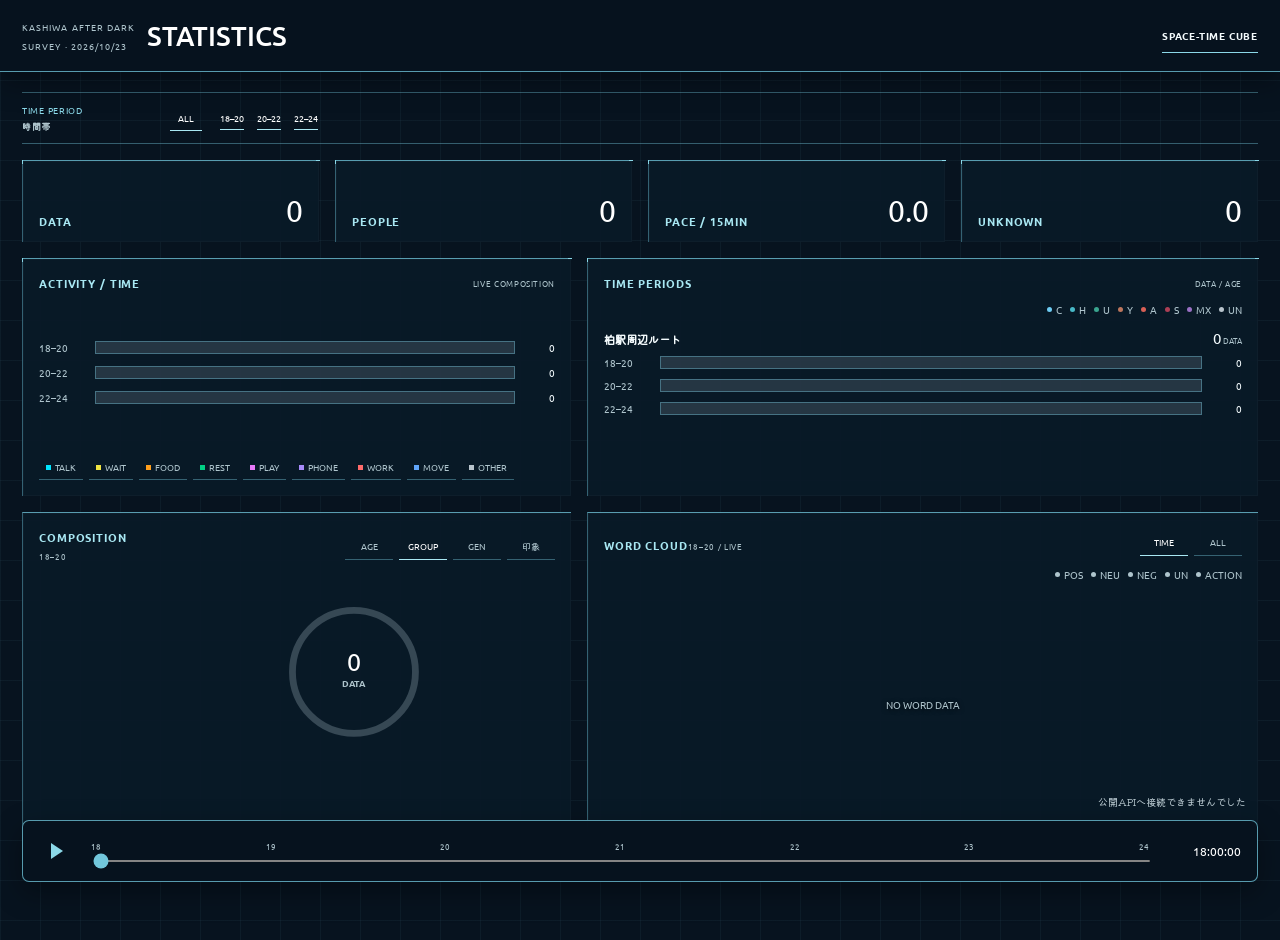
<file: statistics/index.html>
<!doctype html>
<!-- ファイル概要: 統計モード画面のHTML構造とグラフ・集計の表示領域を定義する。 -->
<html lang="ja">
  <head>
    <meta charset="UTF-8" />
    <meta name="viewport" content="width=device-width, initial-scale=1.0" />
    <title>Kashiwa Statistics</title>
    <link rel="icon" href="data:," />
    <link rel="preconnect" href="https://fonts.googleapis.com" />
    <link rel="preconnect" href="https://fonts.gstatic.com" crossorigin />
    <link href="https://fonts.googleapis.com/css2?family=Kiwi+Maru&family=Ubuntu:wght@400;500;700&display=swap" rel="stylesheet" />
    <link rel="stylesheet" href="./style.css?v=20261111-simple1" />
  </head>
  <body>
    <header class="statistics-header">
      <div>
        <span>KASHIWA AFTER DARK</span>
        <h1>STATISTICS</h1>
        <p id="survey-date">SURVEY · ----/--/--</p>
      </div>
      <nav aria-label="画面切り替え">
        <a href="../space-time-cube/">SPACE-TIME CUBE</a>
      </nav>
    </header>

    <main>
      <aside class="period-filter" aria-label="時間帯絞り込み">
        <header>
          <div><span>TIME PERIOD</span><strong>時間帯</strong></div>
          <button id="select-all-periods" type="button">ALL</button>
        </header>
        <div id="period-filter-list" class="period-filter__list"></div>
      </aside>

      <section id="statistics-dashboard" class="statistics-dashboard" aria-label="統計ダッシュボード"></section>

      <section class="statistics-timeline" aria-label="統計時間操作">
        <button id="statistics-play" class="statistics-play" type="button" aria-label="再生" aria-pressed="false">
          <span aria-hidden="true"></span>
        </button>
        <div class="statistics-timeline__track">
          <div class="statistics-timeline__labels" aria-hidden="true">
            <span>18</span><span>19</span><span>20</span><span>21</span><span>22</span><span>23</span><span>24</span>
          </div>
          <input id="statistics-time" type="range" min="0" max="21600" step="1" value="0" aria-label="集計時刻" />
        </div>
        <output id="statistics-time-readout" for="statistics-time">18:00:00</output>
      </section>

      <p id="statistics-status" class="statistics-status" role="status">APIデータを読み込んでいます</p>
    </main>

    <script type="module" src="./statistics.js?v=20261111-simple1"></script>
  </body>
</html>
</file>
<file: statistics/style.css>
/**
 * ファイル概要: 統計モード画面の配置、グラフ、操作部品の見た目を定義する。
 */
/* 基本レイアウト */
:root {
  color-scheme: dark;
  --background: #020611;
  --panel: rgba(5, 16, 29, 0.72);
  --line: rgba(114, 199, 220, 0.42);
  --line-soft: rgba(114, 199, 220, 0.17);
  --blue: #00a7ff;
  --cyan: #72c7dc;
  --text: #e9f4f7;
  --muted: #78909b;
  --ui-font:
    "Kiwi Maru",
    "Yu Gothic UI",
    sans-serif;
}
* {
  box-sizing: border-box;
}
html,
body {
  width: 100%;
  min-height: 100%;
  margin: 0;
  background: var(--background);
}
body {
  overflow-x: hidden;
  color: var(--text);
  font-family: Ubuntu, var(--ui-font);
  user-select: none;
  background-image:
    linear-gradient(rgba(0, 167, 255, 0.025) 1px, transparent 1px),
    linear-gradient(
      90deg,
      rgba(0, 167, 255, 0.025) 1px,
      transparent 1px);
  background-size: 40px 40px;
}
button,
a,
input {
  font: inherit;
}
button,
a {
  -webkit-tap-highlight-color: transparent;
}
.statistics-header {
  position: sticky;
  z-index: 20;
  top: 0;
  display: flex;
  min-height: 72px;
  justify-content: space-between;
  align-items: center;
  padding: 12px 22px;
  border-bottom: 1px solid var(--line-soft);
  background: rgba(2, 6, 17, 0.93);
  backdrop-filter: blur(14px);
}
.statistics-header > div {
  display: grid;
  grid-template-columns: auto auto;
  gap: 3px 12px;
  align-items: end;
}
.statistics-header span,
.statistics-header p {
  color: var(--muted);
  font-size: 9px;
  letter-spacing: 0.12em;
}
.statistics-header h1,
.statistics-header p {
  margin: 0;
}
.statistics-header h1 {
  grid-row: 1 / 3;
  grid-column: 2;
  color: #fff;
  font-size: 27px;
  font-weight: 500;
}
.statistics-header nav a {
  display: inline-flex;
  min-height: 34px;
  align-items: center;
  border-bottom: 1px solid var(--cyan);
  color: var(--text);
  font-size: 10px;
  font-weight: 700;
  letter-spacing: 0.08em;
  text-decoration: none;
}
main {
  position: relative;
  min-height: calc(100vh - 72px);
  padding: 20px 22px 108px;
}
.period-filter {
  display: grid;
  grid-template-columns: 180px minmax(0, 1fr);
  gap: 18px;
  align-items: center;
  margin-bottom: 16px;
  padding: 10px 0;
  border-top: 1px solid var(--line-soft);
  border-bottom: 1px solid var(--line-soft);
}
.period-filter header {
  display: flex;
  justify-content: space-between;
  align-items: center;
}
.period-filter header div {
  display: grid;
  gap: 3px;
}
.period-filter header span,
.period-filter header strong {
  font-size: 9px;
  letter-spacing: 0.08em;
}
.period-filter header span {
  color: var(--cyan);
}
.period-filter header strong {
  color: var(--muted);
  font-family: var(--ui-font);
}
.period-filter button {
  border: 0;
  color: var(--muted);
  background: transparent;
  cursor: pointer;
}
.period-filter header button {
  padding: 5px 8px;
  border-bottom: 1px solid var(--line-soft);
  font-size: 9px;
}
.period-filter button.is-active {
  border-color: var(--cyan);
  color: #fff;
}
.period-filter__list {
  display: flex;
  min-width: 0;
  flex-wrap: wrap;
  gap: 7px 13px;
}
.period-filter__list p {
  margin: 0;
  color: var(--muted);
  font-family: var(--ui-font);
  font-size: 10px;
}
.period-filter__list button {
  display: inline-flex;
  align-items: center;
  gap: 6px;
  padding: 4px 0;
  border-bottom: 1px solid transparent;
  font-size: 9px;
}
.statistics-dashboard {
  position: relative;
  display: grid;
  min-height: 620px;
  grid-template-columns: minmax(380px, 0.9fr) minmax(520px, 1.4fr);
  grid-template-rows: 82px minmax(0, 1fr);
  gap: 16px;
}
.statistics-kpis {
  display: grid;
  grid-column: 1 / 3;
  grid-template-columns: repeat(4, minmax(0, 1fr));
  gap: 16px;
}
.statistics-kpi,
.statistics-activity-panel,
.statistics-lane-panel,
.statistics-composition-panel,
.statistics-word-panel {
  position: relative;
  min-width: 0;
  border-top: 1px solid var(--line);
  border-left: 1px solid var(--line-soft);
  background:
    linear-gradient(
      135deg,
      rgba(6, 19, 34, 0.74),
      rgba(2, 8, 18, 0.34));
}
.statistics-kpi {
  display: grid;
  grid-template-columns: 1fr auto;
  align-items: end;
  padding: 13px 16px;
}
.statistics-kpi > b,
.statistics-lane-panel header b,
.statistics-composition-heading b,
.statistics-activity-content header b,
.statistics-word-content header b {
  color: var(--cyan);
  font-size: 10px;
  letter-spacing: 0.08em;
}
.statistics-kpi output {
  color: #fff;
  font-size: 30px;
  font-weight: 400;
}
.statistics-side {
  display: grid;
  grid-column: 1 / 3;
  grid-template-columns: minmax(360px, 0.9fr) minmax(420px, 1.1fr);
  grid-template-rows: 238px 320px;
  gap: 16px;
}
.statistics-activity-panel,
.statistics-lane-panel,
.statistics-composition-panel,
.statistics-word-panel {
  padding: 16px;
}
.statistics-activity-panel,
.statistics-composition-panel {
  grid-column: 1;
}
.statistics-lane-panel,
.statistics-word-panel {
  grid-column: 2;
}
.statistics-composition-panel,
.statistics-word-panel {
  grid-row: 2;
  overflow: hidden;
}
.statistics-activity-content,
.statistics-word-content {
  display: grid;
  height: 100%;
  min-height: 0;
}
.statistics-activity-content {
  grid-template-rows: auto minmax(0, 1fr) auto;
}
.statistics-word-content {
  grid-template-rows: auto auto minmax(0, 1fr);
}
.statistics-activity-content > header,
.statistics-word-content > header,
.statistics-lane-panel > header,
.statistics-composition-panel > header {
  display: flex;
  justify-content: space-between;
  align-items: center;
  gap: 12px;
  padding-bottom: 11px;
}
.statistics-activity-content header span,
.statistics-word-period,
.statistics-lane-panel header span,
.statistics-composition-heading span {
  color: var(--muted);
  font-size: 8px;
  letter-spacing: 0.08em;
}
.statistics-activity-bars,
.statistics-lanes {
  display: grid;
  align-content: center;
  gap: 10px;
}
.statistics-activity-row,
.statistics-lane-time-row {
  display: grid;
  grid-template-columns: 48px minmax(0, 1fr) 32px;
  gap: 8px;
  align-items: center;
}
.statistics-activity-row > span,
.statistics-activity-row > output,
.statistics-lane-time-row > span,
.statistics-lane-time-row > output {
  color: #91a8b2;
  font-size: 9px;
}
.statistics-activity-row > output,
.statistics-lane-time-row > output {
  color: var(--text);
  text-align: right;
}
.statistics-activity-stack,
.statistics-lane-stack {
  display: flex;
  height: 11px;
  overflow: hidden;
  border: 1px solid var(--line-soft);
  background: rgba(148, 163, 184, 0.08);
}
.statistics-activity-stack i,
.statistics-lane-stack i {
  display: block;
  height: 100%;
  background: var(--activity-color, var(--stat-color));
}
.statistics-activity-filters,
.statistics-word-tabs,
.statistics-composition-tabs {
  display: flex;
  gap: 6px;
}
.statistics-activity-filters {
  flex-wrap: wrap;
  padding-top: 12px;
}
.statistics-activity-filters button,
.statistics-word-tabs button,
.statistics-composition-tabs button {
  border: 0;
  border-bottom: 1px solid var(--line-soft);
  color: var(--muted);
  background: transparent;
  font-size: 8px;
  cursor: pointer;
}
.statistics-activity-filters button {
  display: inline-flex;
  align-items: center;
  gap: 4px;
  padding: 5px 7px;
}
.statistics-activity-filters button i {
  width: 5px;
  height: 5px;
  background: var(--activity-color);
}
.statistics-activity-filters button.is-active,
.statistics-word-tabs button.is-active,
.statistics-composition-tabs button.is-active {
  border-color: var(--cyan);
  color: #fff;
}
.statistics-age-legend,
.statistics-word-legend {
  display: flex;
  flex-wrap: wrap;
  gap: 8px;
  justify-content: flex-end;
  margin-bottom: 11px;
}
.statistics-age-legend span,
.statistics-word-legend span {
  display: inline-flex;
  align-items: center;
  gap: 4px;
  color: var(--muted);
  font-size: 8px;
}
.statistics-age-legend i,
.statistics-word-legend span::before {
  width: 5px;
  height: 5px;
  border-radius: 50%;
  background: var(--stat-color, var(--muted));
  content: "";
}
.statistics-lanes,
.statistics-lane,
.statistics-lane-time-rows {
  gap: 8px;
}
.statistics-lane,
.statistics-lane-time-rows {
  display: grid;
}
.statistics-lane__header {
  display: flex;
  justify-content: space-between;
  align-items: baseline;
}
.statistics-lane__header b {
  font-family: var(--ui-font);
  font-size: 11px;
}
.statistics-lane__header output {
  font-size: 15px;
}
.statistics-lane__header small {
  color: var(--muted);
  font-size: 8px;
}
.statistics-composition-heading {
  display: grid;
  gap: 4px;
}
.statistics-composition-tabs button,
.statistics-word-tabs button {
  min-width: 48px;
  padding: 6px;
}
.statistics-composition-stage {
  position: relative;
  height: 260px;
}
.statistics-composition {
  position: absolute;
  inset: 0 0 auto;
}
.statistics-donut-chart {
  display: block;
  width: 100%;
  height: 205px;
  overflow: visible;
}
.statistics-donut-track {
  stroke: rgba(148, 163, 184, 0.15);
  stroke-width: 6;
}
.statistics-donut-label {
  fill: var(--text);
  font: 700 9px var(--ui-font);
}
.statistics-donut-value {
  fill: var(--muted);
  font: 700 8px Ubuntu, sans-serif;
}
.statistics-donut-total {
  fill: #fff;
  font: 400 22px Ubuntu, sans-serif;
}
.statistics-donut-caption,
.statistics-mini-donut__total {
  fill: var(--muted);
  font: 700 8px Ubuntu, sans-serif;
}
.statistics-composition-history {
  position: absolute;
  bottom: 0;
  left: 0;
  display: flex;
  gap: 6px;
}
.statistics-composition-mini {
  display: grid;
  width: 68px;
  justify-items: center;
}
.statistics-composition-mini > span {
  justify-self: start;
  color: var(--muted);
  font-size: 8px;
}
.statistics-mini-donut {
  width: 68px;
  height: 52px;
}
.statistics-word-cloud {
  position: relative;
  min-height: 0;
  overflow: hidden;
}
.statistics-word-cloud > span {
  position: absolute;
  white-space: nowrap;
  line-height: 0.95;
}
[data-sentiment=positive] {
  color: #f2a65a;
}
[data-sentiment=neutral] {
  color: #d0dce1;
}
[data-sentiment=negative] {
  color: #5fa8d3;
}
[data-sentiment=action] {
  color: #80939d;
}
.statistics-word-empty {
  top: 50%;
  left: 50%;
  transform: translate(-50%, -50%);
  color: var(--muted);
  font-size: 10px !important;
}
.statistics-hud-frame {
  position: absolute;
  inset: -1px;
  pointer-events: none;
}
.statistics-hud-frame::before,
.statistics-hud-frame::after {
  position: absolute;
  background: var(--cyan);
  content: "";
}
.statistics-hud-frame::before {
  top: 0;
  right: 0;
  width: 4px;
  height: 1px;
}
.statistics-hud-frame::after {
  top: 0;
  left: 0;
  width: 1px;
  height: 4px;
}
.statistics-timeline {
  position: fixed;
  z-index: 30;
  right: 22px;
  bottom: 18px;
  left: 22px;
  display: grid;
  grid-template-columns: 38px minmax(0, 1fr) 78px;
  gap: 14px;
  align-items: center;
  min-height: 62px;
  padding: 12px 16px;
  border: 1px solid var(--line-soft);
  border-radius: 7px;
  background: rgba(3, 10, 20, 0.92);
  backdrop-filter: blur(14px);
}
.statistics-play {
  position: relative;
  width: 34px;
  height: 34px;
  border: 0;
  color: #fff;
  background: transparent;
  cursor: pointer;
}
.statistics-play span {
  position: absolute;
  top: 9px;
  left: 12px;
  width: 0;
  height: 0;
  border-top: 8px solid transparent;
  border-bottom: 8px solid transparent;
  border-left: 12px solid var(--cyan);
}
.statistics-play.is-playing span {
  top: 10px;
  left: 10px;
  width: 13px;
  height: 14px;
  border: 0;
  border-right: 4px solid var(--cyan);
  border-left: 4px solid var(--cyan);
}
.statistics-timeline__track {
  display: grid;
  gap: 5px;
}
.statistics-timeline__labels {
  display: flex;
  justify-content: space-between;
  color: var(--muted);
  font-size: 8px;
}
.statistics-timeline input {
  width: 100%;
  height: 2px;
  accent-color: var(--blue);
  cursor: pointer;
}
.statistics-time-readout,
#statistics-time-readout {
  color: #fff;
  font-size: 12px;
  text-align: right;
}
.statistics-status {
  position: fixed;
  z-index: 31;
  right: 34px;
  bottom: 91px;
  margin: 0;
  color: #b9c9d0;
  font-family: var(--ui-font);
  font-size: 10px;
}
@media (max-width: 900px) {
  main {
    padding: 14px 14px 112px;
  }
  .statistics-header {
    padding: 10px 14px;
  }
  .statistics-header h1 {
    font-size: 20px;
  }
  .period-filter {
    grid-template-columns: 1fr;
    gap: 9px;
  }
  .statistics-dashboard {
    display: block;
  }
  .statistics-kpis {
    grid-template-columns: repeat(2, minmax(0, 1fr));
    margin-bottom: 12px;
  }
  .statistics-side {
    display: grid;
    grid-template-columns: 1fr;
    grid-template-rows: none;
  }
  .statistics-activity-panel,
  .statistics-lane-panel,
  .statistics-composition-panel,
  .statistics-word-panel {
    grid-column: 1;
    grid-row: auto;
    min-height: 260px;
  }
  .statistics-timeline {
    right: 10px;
    bottom: 10px;
    left: 10px;
  }
}

/* 可読性とレスポンシブ調整 */
:root {
  --background: #07131f;
  --panel: rgba(9, 25, 39, 0.96);
  --line: rgba(114, 199, 220, 0.76);
  --line-soft: rgba(114, 199, 220, 0.42);
  --blue: #72c7dc;
  --cyan: #8bd8e8;
  --text: #f4fbfd;
  --muted: #afc5cd;
}
body {
  background-color: var(--background);
  background-image:
    linear-gradient(rgba(114, 199, 220, 0.055) 1px, transparent 1px),
    linear-gradient(
      90deg,
      rgba(114, 199, 220, 0.055) 1px,
      transparent 1px);
}
.statistics-header,
.statistics-timeline {
  border-color: var(--line);
  background: rgba(7, 19, 31, 0.98);
  box-shadow: 0 10px 28px rgba(0, 0, 0, 0.35);
}
.statistics-kpi,
.statistics-activity-panel,
.statistics-lane-panel,
.statistics-composition-panel,
.statistics-word-panel {
  border-top-color: var(--line);
  border-left-color: var(--line-soft);
  background: var(--panel);
  box-shadow: inset 0 0 0 1px rgba(255, 255, 255, 0.025);
}
.statistics-header span,
.statistics-header p,
.statistics-activity-row > span,
.statistics-lane-time-row > span,
.statistics-composition-mini > span,
.statistics-donut-value,
.statistics-donut-caption,
.statistics-mini-donut__total,
.statistics-word-period {
  color: var(--muted);
  fill: var(--muted);
}
.statistics-kpi > b,
.statistics-lane-panel header b,
.statistics-composition-heading b,
.statistics-activity-content header b,
.statistics-word-content header b {
  color: #a9e8f3;
  font-size: 11px;
}
.statistics-activity-row > span,
.statistics-activity-row > output,
.statistics-lane-time-row > span,
.statistics-lane-time-row > output,
.statistics-age-legend span,
.statistics-word-legend span {
  font-size: 10px;
}
.statistics-activity-stack,
.statistics-lane-stack {
  height: 13px;
  border-color: var(--line-soft);
  background: rgba(184, 205, 214, 0.16);
}
.statistics-activity-filters button,
.statistics-word-tabs button,
.statistics-composition-tabs button,
.period-filter button {
  color: #afc5cd;
  font-size: 9px;
}
.statistics-activity-filters button.is-active,
.statistics-word-tabs button.is-active,
.statistics-composition-tabs button.is-active,
.period-filter button.is-active {
  border-color: #a9e8f3;
  color: #ffffff;
}
.statistics-donut-track {
  stroke: rgba(184, 205, 214, 0.26);
}
.statistics-donut-label {
  fill: #f7fcfd;
  font-size: 10px;
}
[data-sentiment=positive] {
  color: #ffb000;
}
[data-sentiment=neutral] {
  color: #f4f7fa;
}
[data-sentiment=negative] {
  color: #4ea5ff;
}
[data-sentiment=unknown] {
  color: #aab8c2;
}
[data-sentiment=action] {
  color: #c5d4da;
}
.statistics-word-cloud > span {
  text-shadow: 0 1px 5px rgba(0, 0, 0, 0.72);
}
:focus-visible {
  outline: 2px solid #ffffff;
  outline-offset: 2px;
}
@media (max-width: 1100px) {
  main {
    padding: 14px 14px 112px;
  }
  .statistics-dashboard {
    display: block;
  }
  .statistics-kpis {
    grid-template-columns: repeat(2, minmax(0, 1fr));
    margin-bottom: 14px;
  }
  .statistics-side {
    display: grid;
    grid-template-columns: 1fr;
    grid-template-rows: none;
  }
  .statistics-activity-panel,
  .statistics-lane-panel,
  .statistics-composition-panel,
  .statistics-word-panel {
    grid-column: 1;
    grid-row: auto;
    min-height: 280px;
  }
}
</file>
